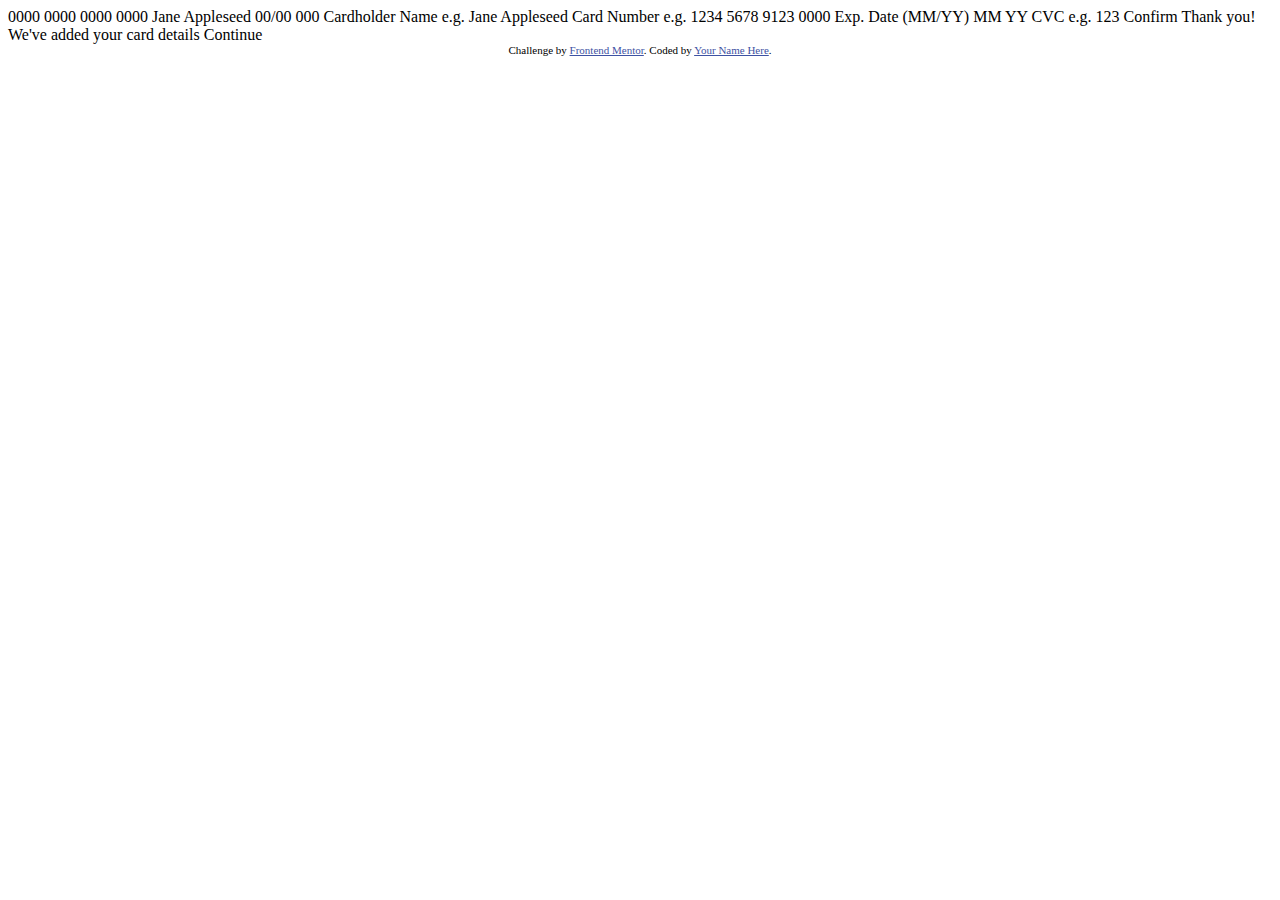
<file: index.html>
<!DOCTYPE html>
<html lang="en">
<head>
  <meta charset="UTF-8">
  <meta name="viewport" content="width=device-width, initial-scale=1.0"> <!-- displays site properly based on user's device -->

  <link rel="icon" type="image/png" sizes="32x32" href="./images/favicon-32x32.png">
  
  <title>Frontend Mentor | Interactive card details form</title>

  <!-- Feel free to remove these styles or customise in your own stylesheet 👍 -->
  <style>
    .attribution { font-size: 11px; text-align: center; }
    .attribution a { color: hsl(228, 45%, 44%); }
  </style>
</head>
<body>

  0000 0000 0000 0000
  Jane Appleseed
  00/00

  000

  Cardholder Name
  e.g. Jane Appleseed

  Card Number
  e.g. 1234 5678 9123 0000

  Exp. Date (MM/YY)
  MM
  YY

  CVC
  e.g. 123

  Confirm

  <!-- Completed state start -->

  Thank you!
  We've added your card details
  Continue
  
  <div class="attribution">
    Challenge by <a href="https://www.frontendmentor.io?ref=challenge" target="_blank">Frontend Mentor</a>. 
    Coded by <a href="#">Your Name Here</a>.
  </div>
</body>
</html>
</file>
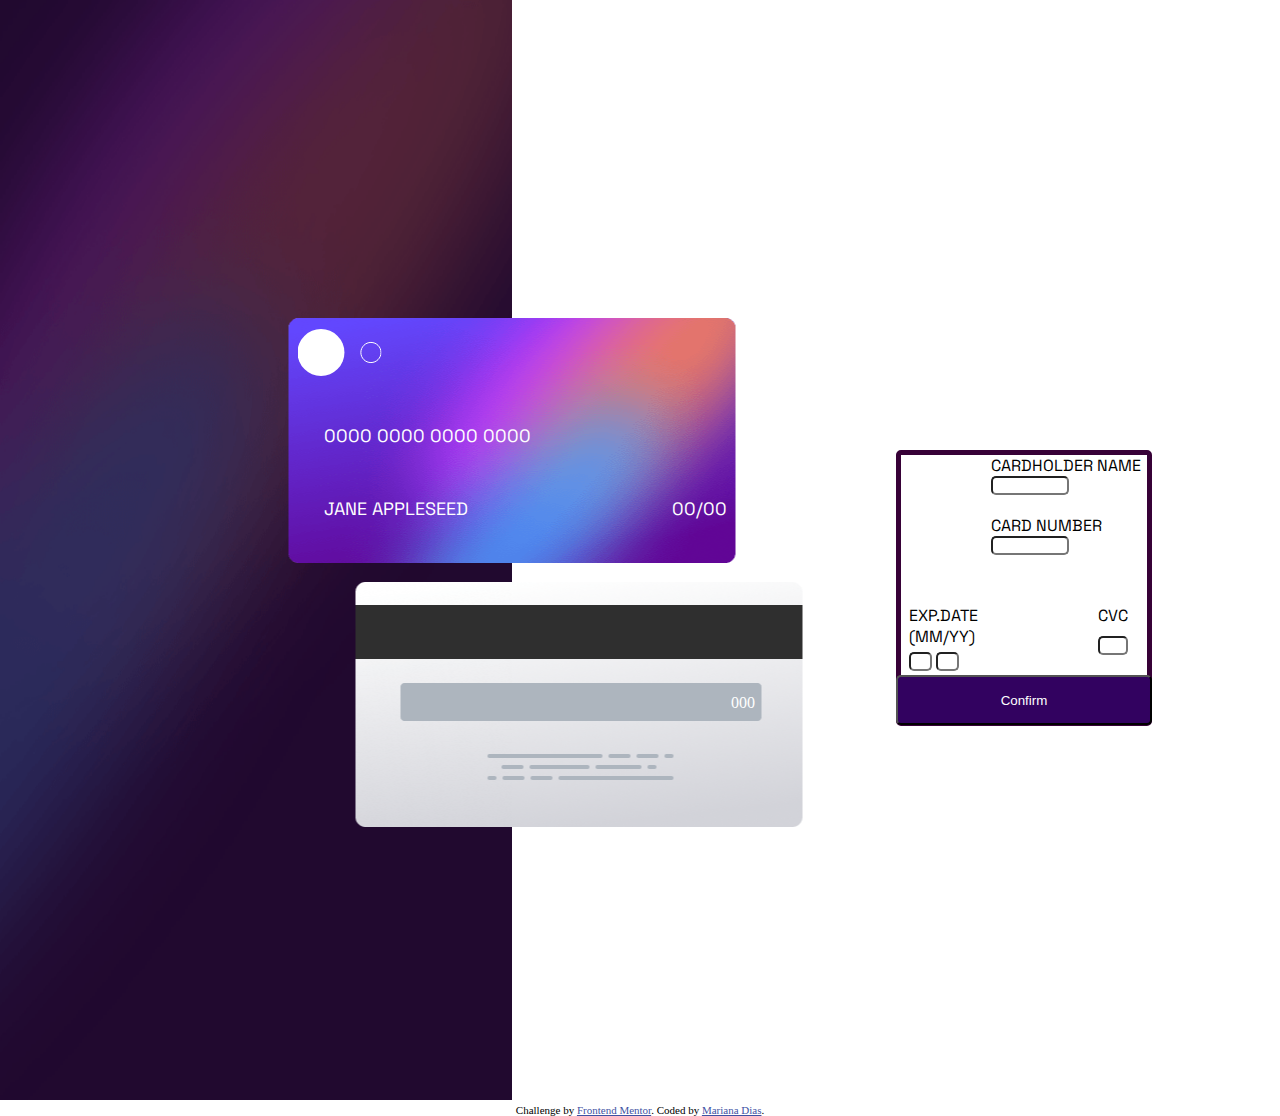
<file: interactive-card-details-form-main/index.html>
<!DOCTYPE html>
<html lang="en">
<head>
  <meta charset="UTF-8">
  <meta name="viewport" content="width=device-width, initial-scale=1.0"> 
  <link rel="preconnect" href="https://fonts.googleapis.com">
<link rel="preconnect" href="https://fonts.gstatic.com" crossorigin>
<link href="https://fonts.googleapis.com/css2?family=Space+Grotesk:wght@300..700&display=swap" rel="stylesheet">
  <!-- displays site properly based on user's device -->
  <link rel="stylesheet" href="style.css">

  <link rel="icon" type="image/png" sizes="32x32" href="./images/favicon-32x32.png">
  
  <title>Frontend Mentor | Interactive card details form</title>

  <!-- Feel free to remove these styles or customise in your own stylesheet 👍 -->
  <style>
    .attribution { font-size: 11px; text-align: center; }
    .attribution a { color: hsl(228, 45%, 44%); }
  </style>
</head>
<body>
  
  <div class="container">

    <div class="imagem-de-fundo">
      <img class="img-fundo" src="./images/bg-main-desktop.png" alt="">

      <div class="card">

        <div class="image-card-front">
          <img src="./images/bg-card-front.png" alt="">
          <img class="card-logo" src="./images/card-logo.svg" alt="">

          <div class="dados">
            <p>0000 0000 0000 0000</p>
            <div class="dados-card">
            <p>JANE APPLESEED </p>
            <p>00/00</p>
            </div>
            
          </div>
        
        </div>
  
           <div class="image-card-back">
              <img src="./images/bg-card-back.png" alt="">
              <P>000</P>
              </div>
        
      </div>

      <div class="write-data">
        
        <div class="data1">
          <label for="cardholder"> CARDHOLDER NAME </label> <br>
          <input type="text" name="" id="card-holder">
        </div> 
          <div class="data2">
            <label for="cardnumber"> CARD NUMBER </label><br>
            <input type="text" name="" id="card-number">
          </div>
      
          <div class="data3">
            <div class="date">
              <label for="cardExp"> EXP.DATE (MM/YY) </label> 
            </div>
              <div class="date-inputs">
                <input type="text" name="" id="card-MM">
                <input type="text" name="" id="card-YY"> 
              </div>
            
            <div class="cvc">
              <label for="cvc">CVC</label> 
              <input type="text" name="" id="card-CVC">
            </div>
          </div>
            
          </div>
        <button class="confirm" type="submit">Confirm</button>
        </div> 
  

 






       </div>
   
  









  </div>
  










  <div class="attribution">
    Challenge by <a href="https://www.frontendmentor.io?ref=challenge" target="_blank">Frontend Mentor</a>. 
    Coded by <a href="#">Mariana Dias</a>.
  </div>
</body>
</html>
</file>
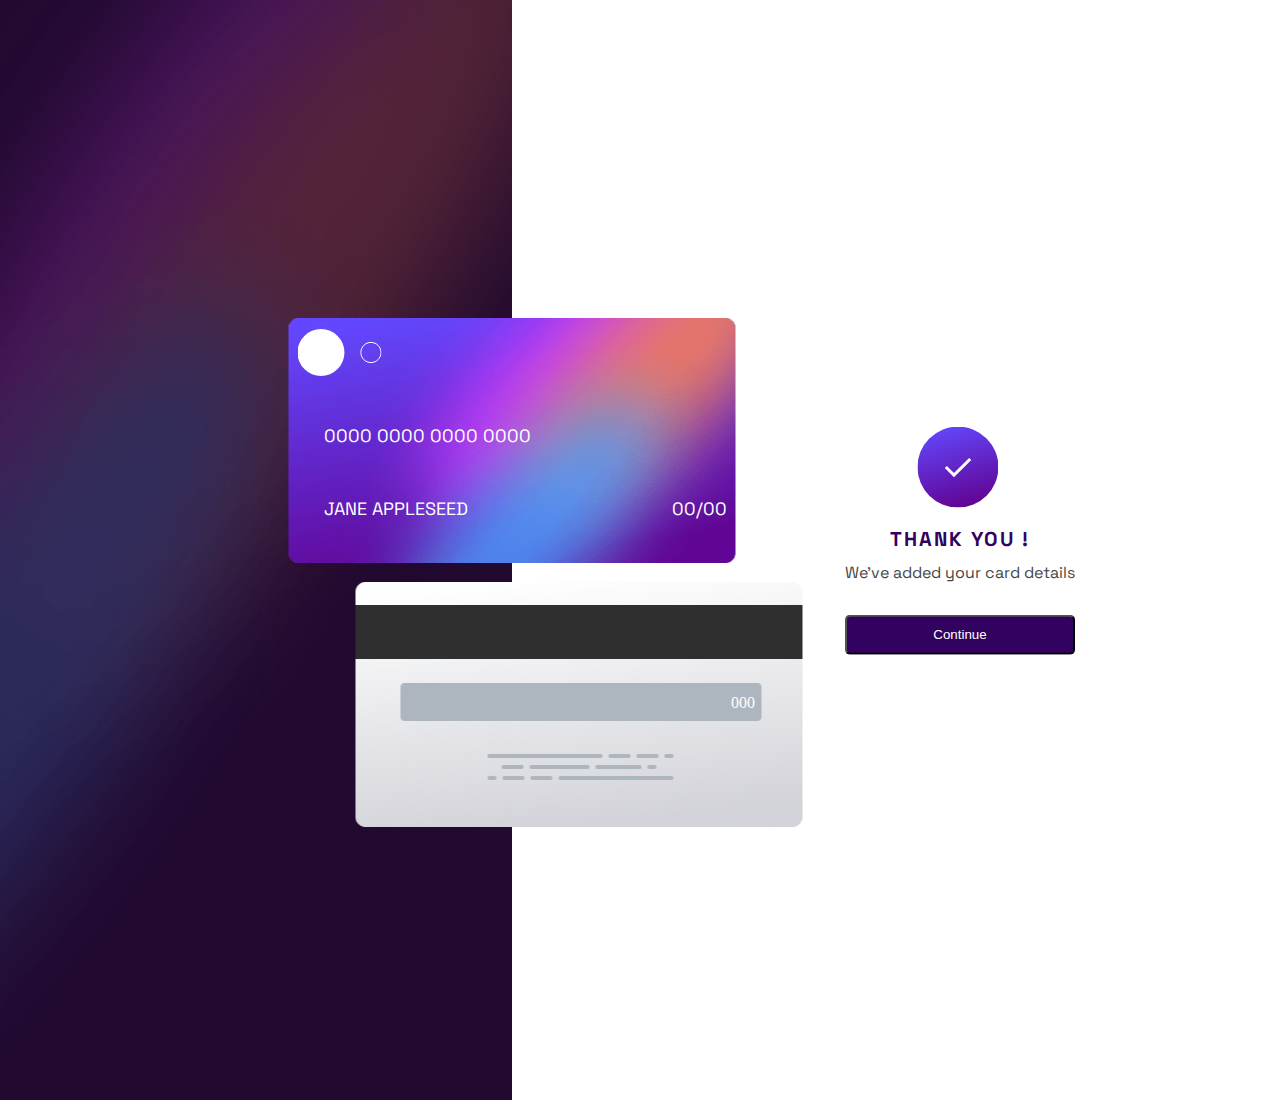
<file: interactive-card-details-form-main/card-complete/index.html>
<!DOCTYPE html>
<html lang="en">
<head>
  <meta charset="UTF-8">
  <meta name="viewport" content="width=device-width, initial-scale=1.0"> 
  <link rel="preconnect" href="https://fonts.googleapis.com">
<link rel="preconnect" href="https://fonts.gstatic.com" crossorigin>
<link href="https://fonts.googleapis.com/css2?family=Space+Grotesk:wght@300..700&display=swap" rel="stylesheet">
  <!-- displays site properly based on user's device -->
  <link rel="stylesheet" href="style.css">

  <link rel="icon" type="image/png" sizes="32x32" href="./images/favicon-32x32.png">
  
  <title>Frontend Mentor | Interactive card details form</title>

  <!-- Feel free to remove these styles or customise in your own stylesheet 👍 -->
  <style>
    .attribution { font-size: 11px; text-align: center; }
    .attribution a { color: hsl(228, 45%, 44%); }
  </style>
</head>
<body>
  
  <div class="container">

    <div class="imagem-de-fundo">
      <img class="img-fundo" src="../images/bg-main-desktop.png" alt="">

      <div class="card">

        <div class="image-card-front">
          <img src="../images/bg-card-front.png" alt="">
          <img class="card-logo" src="../images/card-logo.svg" alt="">

          <div class="dados">
            <p>0000 0000 0000 0000</p>
            <div class="dados-card">
            <p>JANE APPLESEED </p>
            <p>00/00</p>
            </div>
            
          </div>
        
        </div>
  
           <div class="image-card-back">
              <img src="../images/bg-card-back.png" alt="">
              <P>000</P>
              </div>
        



</div>


<div class="Registration-confirmed">

    <div class="icon-complete">
        <img src="../images/icon-complete.svg" alt="">
        <p>THANK YOU !</p>
        <P>We've added your card details</P>
        <button type="submit">Continue</button>
    </div>








      </div>
  

      <script src="script.js"></script>

    </body>
    </html>
</file>
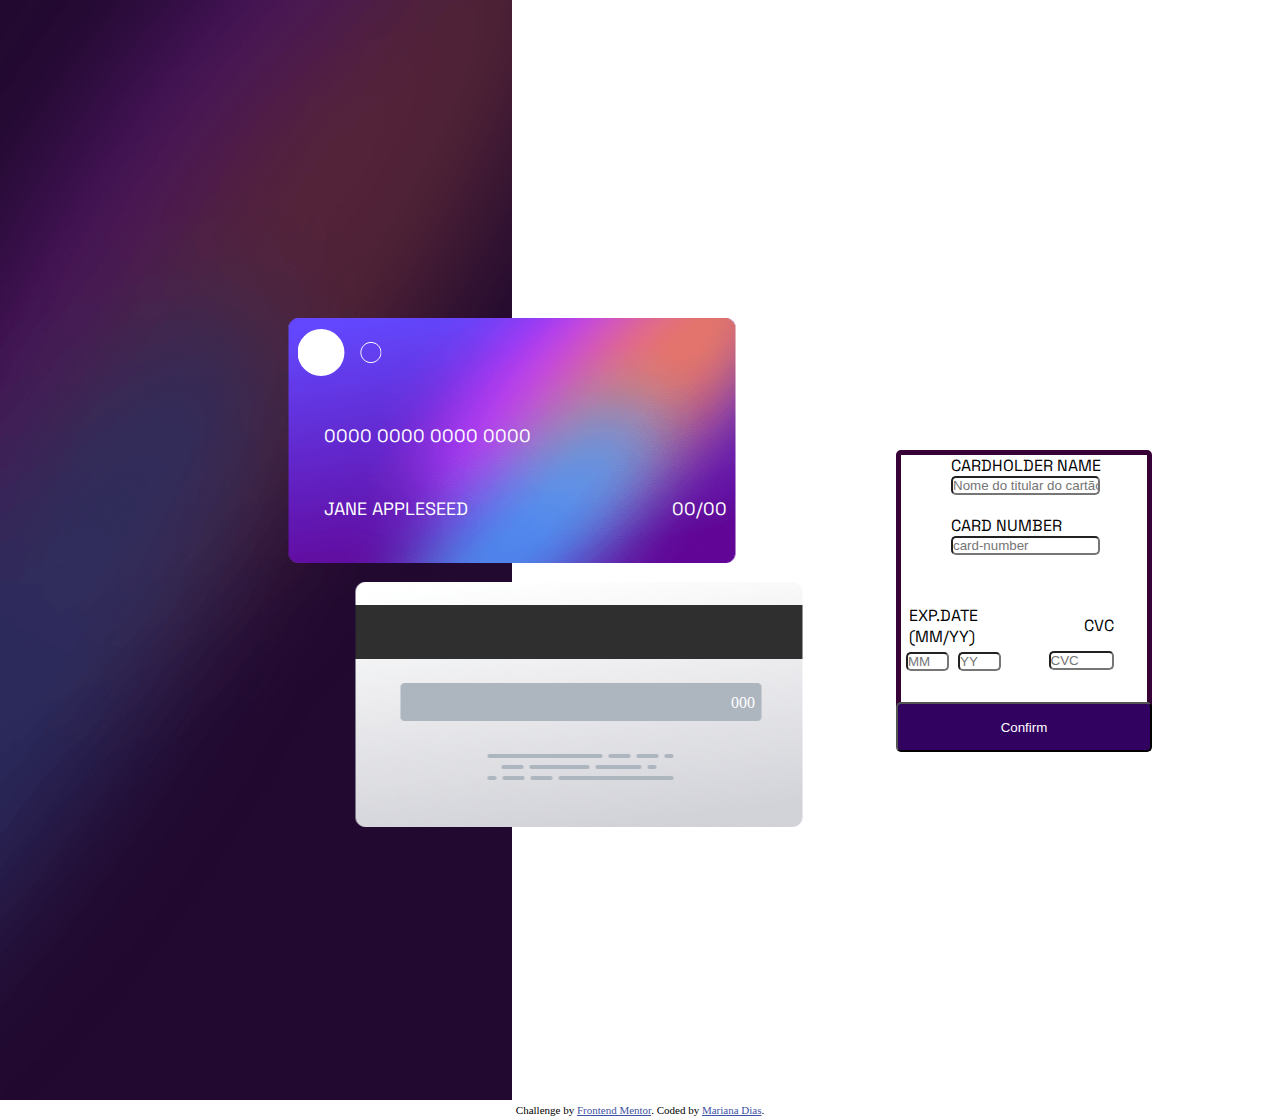
<file: interactive-card-details-form-main/card-register/index.html>
<!DOCTYPE html>
<html lang="en">
<head>
  <meta charset="UTF-8">
  <meta name="viewport" content="width=device-width, initial-scale=1.0"> 
  <link rel="preconnect" href="https://fonts.googleapis.com">
<link rel="preconnect" href="https://fonts.gstatic.com" crossorigin>
<link href="https://fonts.googleapis.com/css2?family=Space+Grotesk:wght@300..700&display=swap" rel="stylesheet">
  <!-- displays site properly based on user's device -->
  <link rel="stylesheet" href="style.css">

  <link rel="icon" type="image/png" sizes="32x32" href="./images/favicon-32x32.png">
  
  <title>Frontend Mentor | Interactive card details form</title>

  <!-- Feel free to remove these styles or customise in your own stylesheet 👍 -->
  <style>
    .attribution { font-size: 11px; text-align: center; }
    .attribution a { color: hsl(228, 45%, 44%); }
  </style>
</head>
<body>
  
  <div class="container">

    <div class="imagem-de-fundo">
      <img class="img-fundo" src="../images/bg-main-desktop.png" alt="">

      <div class="card">

        <div class="image-card-front">
          <img src="../images/bg-card-front.png" alt="">
          <img class="card-logo" src="../images/card-logo.svg" alt="">

          <div class="dados">
            <p>0000 0000 0000 0000</p>
            <div class="dados-card">
            <p>JANE APPLESEED </p>
            <p>00/00</p>
            </div>
            
          </div>
        
        </div>  
           <div class="image-card-back">
              <img src="../images/bg-card-back.png" alt="">
              <P>000</P>
              </div>
        
      </div>

      <div class="write-data">
        
        <div class="data1">
          <label for="cardholder"> CARDHOLDER NAME </label> <br>
          <input onkeypress="return apenasLetras(event)"  type="text" name="" id="card-holder" placeholder="Nome do titular do cartão" title="Nome do titular do cartão">
        </div> 
          <div class="data2">
            <label for="cardnumber"> CARD NUMBER </label><br>
            <input onkeypress="return apenasNumeros(event)"   type="text" name="" id="card-number"placeholder="card-number" title="Numero do cartão">
          </div>
      
          <div class="data3">
            <div class="date">
              <label  for="cardExp"> EXP.DATE (MM/YY) </label> 
            </div>
              <div class="date-inputs">
          </div>
          <input onkeypress="return apenasNumeros(event)" class="monthYear" type="text" name="" id="card-MM" placeholder="MM" title="Mês de expiração do cartão">
          <input onkeypress="return apenasNumeros(event)"  class="monthYear" type="text" name="" id="card-YY" placeholder="YY" title="Ano de expiração do cartão">
              </div>
            
            <div class="cvc">
              <label class="codigo" for="cvc">CVC</label> 
              <input onkeypress="return apenasNumeros(event)" type="text" name="" id="card-Cvc" placeholder="CVC" title="Código de segurança do cartão">
            </div>
          </div>
            
          </div>
        <button class="confirm" type="submit">Confirm</button>
        </div> 
  

 






       </div>
   
  









  </div>
  










  <div class="attribution">
    Challenge by <a href="https://www.frontendmentor.io?ref=challenge" target="_blank">Frontend Mentor</a>. 
    Coded by <a href="#">Mariana Dias</a>.
  </div>


  <script src="./script.js"></script>
</body>
</html>
</file>
<file: interactive-card-details-form-main/style.css>
*{
  margin: 0;
  padding: 0;
  box-sizing: border-box;
 

  }

 
  .img-fundo {
    
    width: 40%;
    height: 1100px;
    
   
  }

  .card {
    position: absolute;
    top: 50%;
    left: 40%;
    transform: translate(-50%, -50%);
   

 
 
  }

  .card-logo{
 
    position: absolute;
    top: 4%;
    left: 2%;
  }
  .image-card-front{
    margin-bottom: 15px;
  }
  .image-card-back{
    
    position: absolute;
    top: 100%;
    left: 15%;
  }
  .image-card-back p{
    color: white;
    position: absolute;
    top:45%;
    left: 84%;
  }
.dados{
  
  position: absolute;
  top:40%;
  left: 8%;
  width: 90%;
}
  .image-card-front p{
    color: white;
    font-size: 18px;
    font-family: "Space Grotesk", sans-serif;
 
  }
  .dados-card{
 
    display: flex;
    flex-direction: row;
    justify-content: space-between;
    margin-top: 50px;
    
    
  }
 
  .write-data{
     
    width: 20%;
    position: absolute;
    left: 70%;
    top: 50%;
    border: 5px solid rgb(55, 1, 55);
    height: 276px;
    border-radius: 5px;
  }
  
  .write-data label{
    font-family: "Space Grotesk", sans-serif
  }
  .write-data input{
     border-radius: 5px;
     width: 50%;
  
   
  }

  .data1{
   
    width: 100%;
    margin-bottom: 20px;
    padding-left: 90px;
    
  

  }
  .data2{
 
    margin-bottom: 50px;
    padding-left: 90px;
  }
  

.data3 {
    display: flex;  
    flex-direction: column;
  }

  .cvc input{
    display: block;
  }
  
  
 .data3 input{
    width: 35%;
    height: auto;
 
  }
  
  .date{
 
    width: 30%;
    padding-left: 8px;
    
  }
 .date-inputs{
  
  width: 30%;
  margin-top: 5px;
  padding-left: 8px;
 }
  .cvc{
  
    width: 35%;
    position: absolute;
    left: 80%;
 
   
  
  }

.cvc input{
  margin-top: 10px;



}


  .img-fundo, .write-data {
    display: inline-block;
  
  
  }

  .confirm{
    position: absolute;
    left: 70%;
    top: 75%;
    width: 20%;
    border-radius: 5px;
    height: 50px;
    background-color: rgb(50, 2, 96);
    color: white;
    cursor: pointer;
  }
</file>
<file: interactive-card-details-form-main/card-complete/style.css>
*{
    margin: 0;
    padding: 0;
    box-sizing: border-box;
   
  
    }
  
   
    .img-fundo {
      
      width: 40%;
      height: 1100px;
      
     
    }
  
    .card {
      position: absolute;
      top: 50%;
      left: 40%;
      transform: translate(-50%, -50%);
     
  
   
   
    }
  
    .card-logo{
   
      position: absolute;
      top: 4%;
      left: 2%;
    }
    .image-card-front{
      margin-bottom: 15px;
    }
    .image-card-back{
      
      position: absolute;
      top: 100%;
      left: 15%;
      
    }
    .image-card-back p{
      color: white;
      position: absolute;
      top:45%;
      left: 84%;
    }
  .dados{
    
    position: absolute;
    top:40%;
    left: 8%;
    width: 90%;
  }
    .image-card-front p{
      color: white;
      font-size: 18px;
      font-family: "Space Grotesk", sans-serif;
   
    }
    .dados-card{
   
      display: flex;
      flex-direction: row;
      justify-content: space-between;
      margin-top: 50px;
      
      
    }
    .Registration-confirmed {
      
        position: absolute;
        top: 60%;
        left: 75%;   
        transform: translate(-50%, -50%);
        width: auto;  
    } 
      .icon-complete {
 
        position: relative;  
        left: auto;  
        top: auto;  
      }
      
      .icon-complete img{

          width: 35%;
          transform: translate(90%, 1%);
          margin-bottom: 15px;
  

      }

      .icon-complete > p:first-of-type {
        
        font-size: 20px;
        font-family: "Space Grotesk", sans-serif;
   
        display: flex;
        justify-content: center;
        margin-bottom: 10px;
        color:  rgb(50, 2, 96); 
        font-weight: 900;
        letter-spacing: 2px
 
      }
      
.icon-complete > p:nth-of-type(2) {
   
        font-family: "Space Grotesk", sans-serif;
 
        display: flex;
        justify-content: center;
        color: rgb(71, 70, 70);
        font-size: 1rem;
       margin-bottom: 2rem;
      }
      

      .icon-complete button{
        
        width: 100%;
        height: 40px;
        border-radius: 5px;
        background-color: rgb(50, 2, 96);
        color: white;
        cursor: pointer;
      }
</file>
<file: interactive-card-details-form-main/card-register/style.css>
*{
  margin: 0;
  padding: 0;
  box-sizing: border-box;
 

  }

 
  .img-fundo {
    
    width: 40%;
    height: 1100px;
    
   
  }

  .card {
    position: absolute;
    top: 50%;
    left: 40%;
    transform: translate(-50%, -50%);
   

 
 
  }

  .card-logo{
 
    position: absolute;
    top: 4%;
    left: 2%;
  }
  .image-card-front{
    margin-bottom: 15px;
  }
  .image-card-back{
    
    position: absolute;
    top: 100%;
    left: 15%;
  }
  .image-card-back p{
    color: white;
    position: absolute;
    top:45%;
    left: 84%;
  }
.dados{
  
  position: absolute;
  top:40%;
  left: 8%;
  width: 90%;
}
  .image-card-front p{
    color: white;
    font-size: 18px;
    font-family: "Space Grotesk", sans-serif;
 
  }
  .dados-card{
 
    display: flex;
    flex-direction: row;
    justify-content: space-between;
    margin-top: 50px;
    
    
  }
 
  .write-data{
     
    width: 20%;
    position: absolute;
    left: 70%;
    top: 50%;
    border: 5px solid rgb(55, 1, 55);
    height: 276px;
    border-radius: 5px;
  }
  
  .write-data label{
    font-family: "Space Grotesk", sans-serif
  }
  .write-data input{
     border-radius: 5px;
     width: 76%;
  
   
  }

  .data1{
   
    width: 100%;
    margin-bottom: 20px;
    padding-left: 50px;
    
  

  }
  .data2{
 
    margin-bottom: 50px;
    padding-left: 50px;
  }

.data3 {
  
    width: 50%;
   
  }

 
  
 .data3 input{
    width: 35%;
    height: auto;
    margin-left: 5px;
   
 

 
  }
 
  
  .date{

    width: 50%;
    padding-left: 8px;
    
  }
 .date-inputs{
  
  width: 30%;
  margin-top: 5px;
  padding-left: 8px;
 }
  .cvc{
  
    width: 35%;
    position: absolute;
    left: 60%;
    top: 60%;

   
  
  }
  .cvc input{
      margin-top: 15px;
 
  }
  
 
.codigo{

 margin-left: 35px;
}

  .img-fundo, .write-data {
    display: inline-block;
  
  
  }

  .confirm{
    position: absolute;
    left: 70%;
    top: 78%;
    width: 20%;
    border-radius: 5px;
    height: 50px;
    background-color: rgb(50, 2, 96);
    color: white;
    cursor: pointer;
  }
</file>
